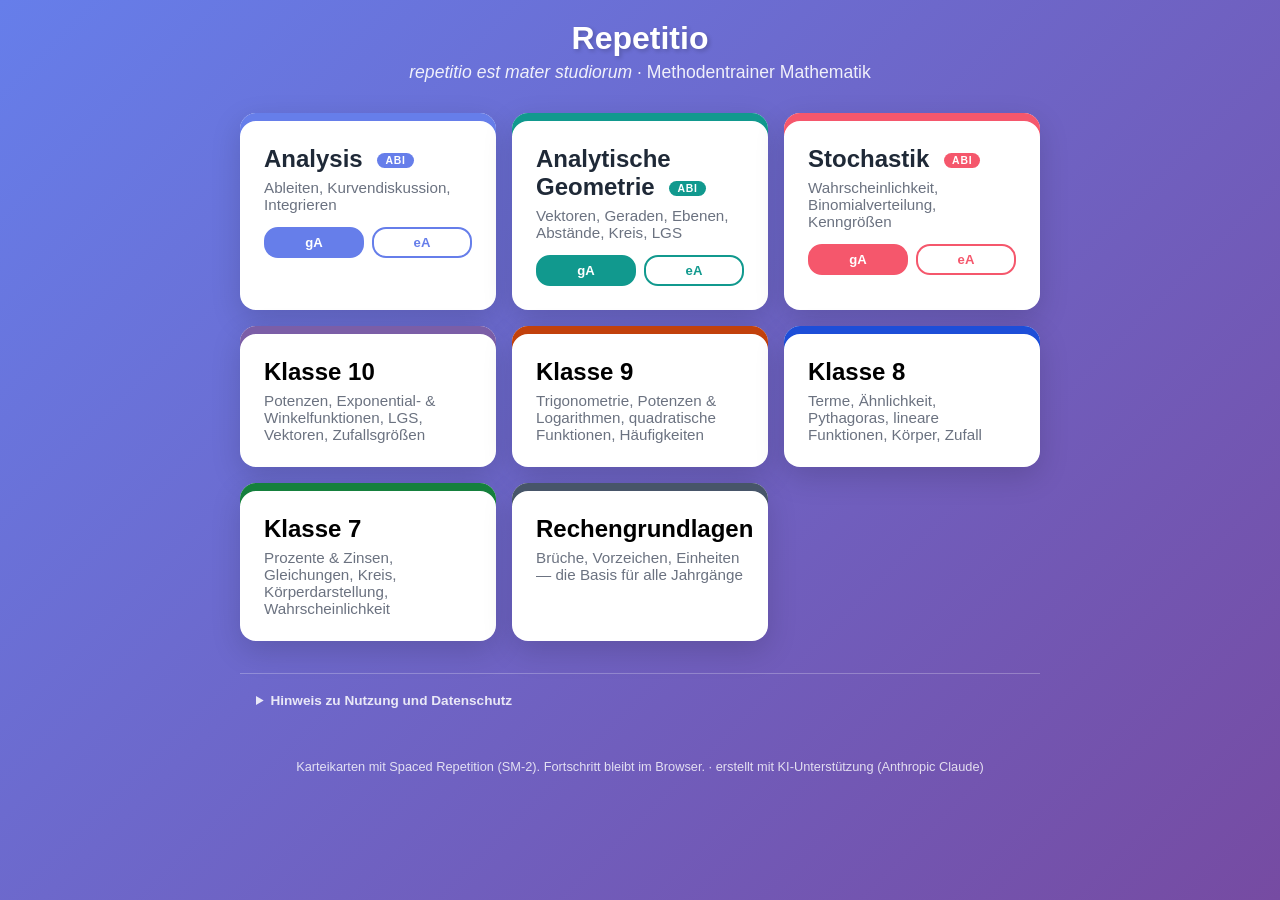
<file: index.html>
<!DOCTYPE html>
<html lang="de">
<head>
    <meta charset="UTF-8">
    <meta name="viewport" content="width=device-width, initial-scale=1.0">
    <title>Repetitio · Methodentrainer Mathematik</title>
    <link rel="stylesheet" href="repetitio.css">
</head>
<body>
    <div class="container">
        <header>
            <h1>Repetitio</h1>
            <p><em>repetitio est mater studiorum</em> · Methodentrainer Mathematik</p>
        </header>
        <div class="deck-grid">
            <div class="deck-card" data-deck="analysis">
                <a class="deck-link" href="trainer.html?deck=analysis&amp;niveau=ga"><h2>Analysis <span class="deck-tag">Abi</span></h2><p>Ableiten, Kurvendiskussion, Integrieren</p></a>
                <div class="deck-niveau" role="group" aria-label="Anforderungsniveau Analysis">
                    <a data-niveau="ga" href="trainer.html?deck=analysis&amp;niveau=ga" title="grundlegendes Anforderungsniveau (Grundkurs)" aria-label="grundlegendes Anforderungsniveau">gA</a>
                    <a data-niveau="ea" href="trainer.html?deck=analysis&amp;niveau=ea" title="erhöhtes Anforderungsniveau (Leistungskurs)" aria-label="erhöhtes Anforderungsniveau">eA</a>
                </div>
            </div>
            <div class="deck-card" data-deck="geometrie" style="--accent-ink:#11998e">
                <a class="deck-link" href="trainer.html?deck=geometrie&amp;niveau=ga"><h2>Analytische Geometrie <span class="deck-tag">Abi</span></h2><p>Vektoren, Geraden, Ebenen, Abstände, Kreis, LGS</p></a>
                <div class="deck-niveau" role="group" aria-label="Anforderungsniveau Analytische Geometrie">
                    <a data-niveau="ga" href="trainer.html?deck=geometrie&amp;niveau=ga" title="grundlegendes Anforderungsniveau (Grundkurs)" aria-label="grundlegendes Anforderungsniveau">gA</a>
                    <a data-niveau="ea" href="trainer.html?deck=geometrie&amp;niveau=ea" title="erhöhtes Anforderungsniveau (Leistungskurs)" aria-label="erhöhtes Anforderungsniveau">eA</a>
                </div>
            </div>
            <div class="deck-card" data-deck="stochastik" style="--accent-ink:#f5576c">
                <a class="deck-link" href="trainer.html?deck=stochastik&amp;niveau=ga"><h2>Stochastik <span class="deck-tag">Abi</span></h2><p>Wahrscheinlichkeit, Binomialverteilung, Kenngrößen</p></a>
                <div class="deck-niveau" role="group" aria-label="Anforderungsniveau Stochastik">
                    <a data-niveau="ga" href="trainer.html?deck=stochastik&amp;niveau=ga" title="grundlegendes Anforderungsniveau (Grundkurs)" aria-label="grundlegendes Anforderungsniveau">gA</a>
                    <a data-niveau="ea" href="trainer.html?deck=stochastik&amp;niveau=ea" title="erhöhtes Anforderungsniveau (Leistungskurs)" aria-label="erhöhtes Anforderungsniveau">eA</a>
                </div>
            </div>
            <a class="deck-card deck-link" data-deck="klasse10" href="trainer.html?deck=klasse10" style="--accent-ink:#7b5ea7"><h2>Klasse 10</h2><p>Potenzen, Exponential- &amp; Winkelfunktionen, LGS, Vektoren, Zufallsgrößen</p></a>
            <a class="deck-card deck-link" data-deck="klasse9" href="trainer.html?deck=klasse9" style="--accent-ink:#c2410c"><h2>Klasse 9</h2><p>Trigonometrie, Potenzen &amp; Logarithmen, quadratische Funktionen, Häufigkeiten</p></a>
            <a class="deck-card deck-link" data-deck="klasse8" href="trainer.html?deck=klasse8" style="--accent-ink:#1d4ed8"><h2>Klasse 8</h2><p>Terme, Ähnlichkeit, Pythagoras, lineare Funktionen, Körper, Zufall</p></a>
            <a class="deck-card deck-link" data-deck="klasse7" href="trainer.html?deck=klasse7" style="--accent-ink:#15803d"><h2>Klasse 7</h2><p>Prozente &amp; Zinsen, Gleichungen, Kreis, Körperdarstellung, Wahrscheinlichkeit</p></a>
            <a class="deck-card deck-link" data-deck="grundlagen" href="trainer.html?deck=grundlagen" style="--accent-ink:#475569"><h2>Rechengrundlagen</h2><p>Brüche, Vorzeichen, Einheiten — die Basis für alle Jahrgänge</p></a>
        </div>
        <details class="hinweis">
            <summary>Hinweis zu Nutzung und Datenschutz</summary>
            <p><strong>Privater Charakter.</strong> Diese Seite ist ein privates Lern-Werkzeug, ausgelegt für die Weitergabe im persönlichen und schulischen Umfeld. Es ist kein öffentliches Angebot, es gibt keine Gewinnabsicht und keinen Support.</p>
            <p><strong>Was gespeichert wird.</strong> Dein Lernfortschritt und deine Niveau-Wahl werden ausschließlich in deinem Browser (localStorage) auf deinem Gerät abgelegt. Es wird <em>nichts</em> an einen Server gesendet. Du kannst die Daten jederzeit löschen („Fortschritt zurücksetzen" oder Browser-Einstellungen → Website-Daten).</p>
            <p><strong>Externe Inhalte.</strong> Keine. Die Formeldarstellung (KaTeX) ist Teil dieser Seite; es werden keine Inhalte von fremden Servern nachgeladen und keine Daten an Dritte übertragen.</p>
            <p><strong>Weitergabe.</strong> Wer den Link weitergibt, trägt dafür selbst Verantwortung. Eine öffentliche Verbreitung (Social Media, Suchmaschinen, Aushänge) ist ausdrücklich nicht vorgesehen.</p>
        </details>
        <footer>Karteikarten mit Spaced Repetition (SM-2). Fortschritt bleibt im Browser. · erstellt mit KI-Unterstützung (Anthropic Claude)</footer>
    </div>
    <script>
        // localStorage kann im Private-Mode werfen -> Fallback "ga"
        function readNiveau() {
            try { return localStorage.getItem("repetitio:niveau") || "ga"; } catch (e) { return "ga"; }
        }
        let niveau = readNiveau();
        // Nur die Abitur-Decks haben eA-Karten; ihre Kacheln tragen die Niveau-Wahl selbst.
        function apply() {
            document.querySelectorAll(".deck-niveau").forEach(g => {
                const deck = g.closest(".deck-card").dataset.deck;
                g.querySelectorAll("a").forEach(a => {
                    a.setAttribute("aria-pressed", a.dataset.niveau === niveau);
                });
                const haupt = g.closest(".deck-card").querySelector(".deck-link");
                haupt.href = `trainer.html?deck=${deck}&niveau=${niveau}`;
            });
        }
        document.querySelectorAll(".deck-niveau a").forEach(a => a.addEventListener("click", () => {
            try { localStorage.setItem("repetitio:niveau", a.dataset.niveau); } catch (e) { /* Private-Mode: nur diese Sitzung */ }
        }));
        apply();
    </script>
</body>
</html>
</file>
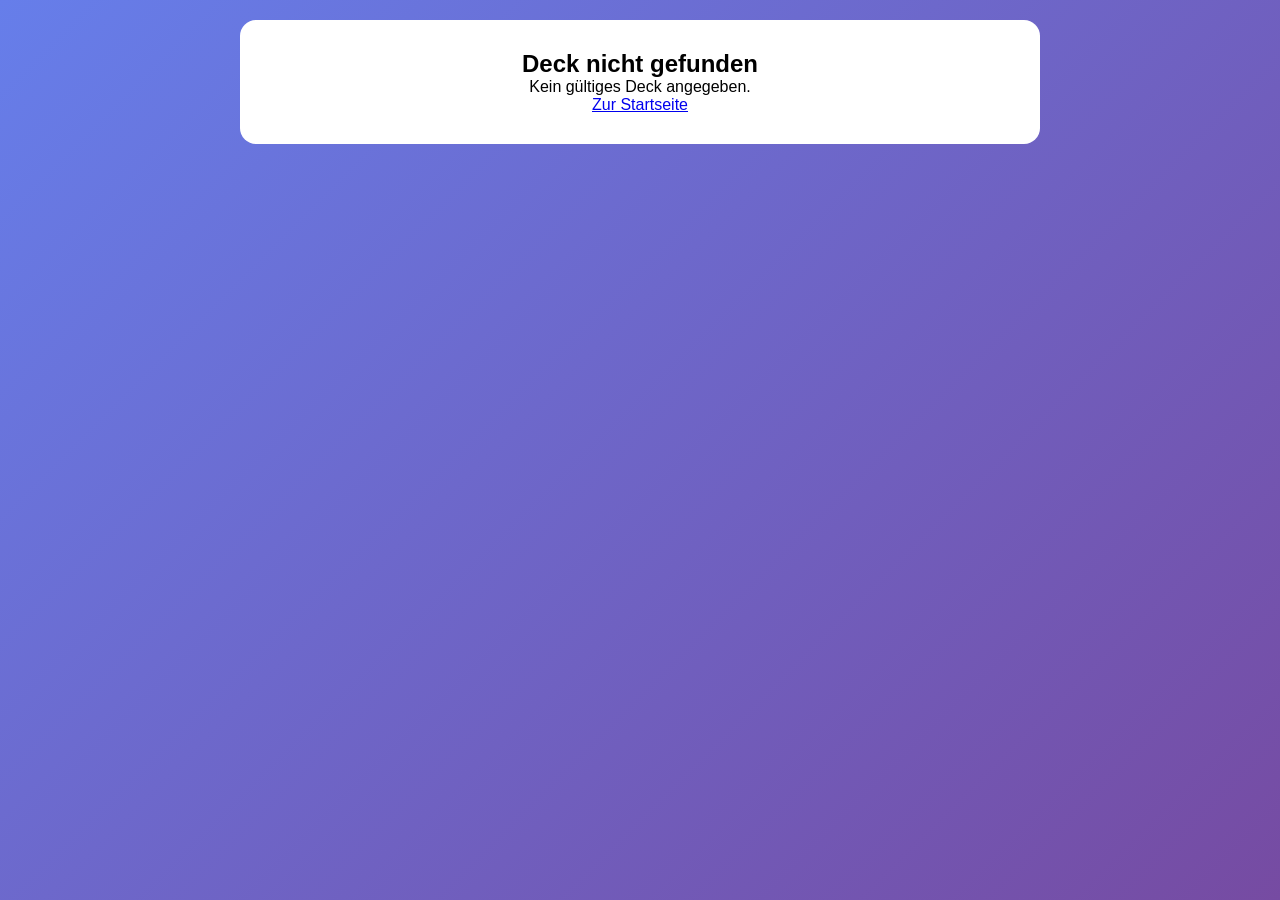
<file: trainer.html>
<!DOCTYPE html>
<html lang="de">
<head>
    <meta charset="UTF-8">
    <meta name="viewport" content="width=device-width, initial-scale=1.0">
    <title>Repetitio</title>
    <link rel="stylesheet" href="vendor/katex/katex.min.css">
    <link rel="stylesheet" href="repetitio.css">
    <script src="vendor/katex/katex.min.js"></script>
    <script src="vendor/katex/contrib/auto-render.min.js"></script>
</head>
<body>
    <div class="container">
        <header>
            <h1 id="deckTitle">Repetitio</h1>
            <p id="deckSubtitle"></p>
        </header>

        <div class="niveau-switch" id="niveauSwitch" role="group" aria-label="Anforderungsniveau">
            <button data-niveau="ga" aria-pressed="false">gA · Grundkurs</button>
            <button data-niveau="ea" aria-pressed="false">eA · Leistungskurs</button>
        </div>

        <div class="category-tabs" id="categoryTabs"></div>

        <div style="text-align: center;">
            <button class="shuffle-btn" onclick="shuffleCards()">🔀 Mischen</button>
            <button class="reset-btn" onclick="resetProgress()">Fortschritt zurücksetzen</button>
        </div>

        <div class="progress-bar"><div class="progress-fill" id="progressFill">0%</div></div>

        <div class="card-container">
            <div class="card" id="flashcard">
                <div class="card-front">
                    <div class="card-category" id="cardCategory"></div>
                    <div class="card-question" id="cardQuestion"></div>
                </div>
                <div class="card-back">
                    <div class="card-category" id="cardCategoryBack"></div>
                    <div class="card-answer" id="cardAnswer"></div>
                </div>
            </div>
        </div>

        <div class="controls">
            <button class="btn btn-nav" id="prevBtn" onclick="prevCard()">← Zurück</button>
            <button class="btn btn-flip" id="flipBtn" onclick="flipCard()">Aufdecken</button>
            <button class="btn btn-nav" id="nextBtn" onclick="nextCard()">Weiter →</button>
        </div>

        <div class="rating-buttons" id="ratingButtons">
            <button class="btn btn-again" onclick="rateCard(1)">Nochmal</button>
            <button class="btn btn-hard" onclick="rateCard(3)">Schwer</button>
            <button class="btn btn-good" onclick="rateCard(4)">Gut</button>
            <button class="btn btn-easy" onclick="rateCard(5)">Leicht</button>
        </div>
        <div class="next-review" id="nextReview"></div>
        <div class="card-counter" id="cardCounter"></div>

        <div class="stats">
            <div class="stat"><div class="stat-value" id="knownCount">0</div><div class="stat-label">Gewusst</div></div>
            <div class="stat"><div class="stat-value" id="unknownCount">0</div><div class="stat-label">Üben</div></div>
            <div class="stat"><div class="stat-value" id="remainingCount">0</div><div class="stat-label">Offen</div></div>
        </div>

        <nav class="nav-links"><a href="index.html">← Alle Decks</a></nav>
        <footer>Repetitio · <a href="index.html">Startseite</a> · erstellt mit KI-Unterstützung (Anthropic Claude)</footer>
    </div>
    <script src="repetitio-engine.js"></script>
</body>
</html>
</file>
<file: repetitio.css>
:root, body[data-deck="analysis"] {
    --accent: #667eea; --accent2: #764ba2; --accent-ink: #667eea;
    --accent-soft: rgba(102,126,234,0.05); --accent-shadow: rgba(102,126,234,0.4);
    --back1: #f0fdf4; --back2: #dcfce7; --back-heading: #166534;
}
body[data-deck="geometrie"] {
    --accent: #11998e; --accent2: #38ef7d; --accent-ink: #11998e;
    --accent-soft: rgba(17,153,142,0.05); --accent-shadow: rgba(17,153,142,0.4);
}
body[data-deck="stochastik"] {
    --accent: #f093fb; --accent2: #f5576c; --accent-ink: #f5576c;
    --accent-soft: rgba(245,87,108,0.05); --accent-shadow: rgba(240,147,251,0.4);
    --back1: #fdf2f8; --back2: #fce7f3; --back-heading: #be185d;
}
* {
    margin: 0;
    padding: 0;
    box-sizing: border-box;
}

body {
    font-family: 'Segoe UI', Tahoma, Geneva, Verdana, sans-serif;
    background: linear-gradient(135deg, var(--accent) 0%, var(--accent2) 100%);
    min-height: 100vh;
    padding: 20px;
}

.container {
    max-width: 800px;
    margin: 0 auto;
}

header {
    text-align: center;
    color: white;
    margin-bottom: 30px;
}

header h1 {
    font-size: 2rem;
    margin-bottom: 5px;
    text-shadow: 2px 2px 4px rgba(0,0,0,0.2);
}

header p {
    font-size: 1.1rem;
    opacity: 0.9;
}

.category-tabs {
    display: flex;
    flex-wrap: wrap;
    gap: 8px;
    margin-bottom: 20px;
    justify-content: center;
}

.category-tab {
    padding: 8px 16px;
    background: rgba(255,255,255,0.2);
    border: none;
    border-radius: 20px;
    color: white;
    cursor: pointer;
    font-size: 0.9rem;
    transition: all 0.3s;
}

.category-tab:hover {
    background: rgba(255,255,255,0.3);
}

.category-tab.active {
    background: white;
    color: var(--accent-ink);
    font-weight: bold;
}

.progress-bar {
    background: rgba(255,255,255,0.3);
    border-radius: 10px;
    height: 20px;
    margin-bottom: 20px;
    overflow: hidden;
}

.progress-fill {
    height: 100%;
    background: linear-gradient(90deg, #4ade80, #22c55e);
    border-radius: 10px;
    transition: width 0.5s ease;
    min-width: 2.5em;
    display: flex;
    align-items: center;
    justify-content: center;
    color: white;
    font-size: 0.75rem;
    font-weight: bold;
}

.card-container {
    perspective: 1000px;
    margin-bottom: 20px;
}

.card {
    cursor: pointer;
    background: white;
    border-radius: 20px;
    box-shadow: 0 10px 40px rgba(0,0,0,0.2);
    min-height: 350px;
    position: relative;
    transition: transform 0.6s;
    transform-style: preserve-3d;
    /* Grid-Stacking: die sichtbare Seite liegt im Fluss und bestimmt die
       Kartenhöhe; die verdeckte Seite wird absolut in die Kartenbox geklemmt
       (overflow hidden), damit sie weder das Dokument verlängert noch die
       Steuerleiste darunter überlagert. minmax(0,1fr): lange Formeln dürfen
       das Grid nicht über die Viewportbreite hinausdrücken. */
    display: grid;
    grid-template-columns: minmax(0, 1fr);
}

.card.flipped {
    transform: rotateY(180deg);
}

.card-front, .card-back {
    grid-area: 1 / 1;
    min-width: 0;
    width: 100%;
    min-height: 350px;
    backface-visibility: hidden;
    border-radius: 20px;
    padding: 30px;
    display: flex;
    flex-direction: column;
}

.card-front {
    position: static;
    background: linear-gradient(145deg, #ffffff, #f0f0f0);
}

.card-back {
    position: absolute;
    inset: 0;
    overflow: hidden;
    background: linear-gradient(145deg, var(--back1), var(--back2));
    transform: rotateY(180deg);
}

.card.flipped .card-front { position: absolute; inset: 0; overflow: hidden; }
.card.flipped .card-back { position: static; overflow: visible; }

.card-category {
    font-size: 0.8rem;
    color: var(--accent-ink);
    text-transform: uppercase;
    letter-spacing: 1px;
    margin-bottom: 15px;
}

.card-question {
    font-size: 1.4rem;
    color: #1f2937;
    flex-grow: 1;
    display: flex;
    align-items: center;
    justify-content: center;
    text-align: center;
    line-height: 1.5;
}
.card-question > span { display: block; max-width: 100%; }

.card-answer {
    flex-grow: 1;
}

.card-answer h4 {
    color: var(--back-heading);
    margin-bottom: 15px;
    font-size: 1.1rem;
}

.card-answer ol, .card-answer ul {
    margin-left: 20px;
    color: #374151;
    line-height: 1.8;
    /* Ohne Abstand klebt ein folgender Absatz am letzten Listenpunkt. */
    margin-bottom: 12px;
}

.card-answer p {
    color: #374151;
    line-height: 1.8;
    margin-bottom: 10px;
}

.formula-box {
    background: #fef3c7;
    border-left: 4px solid #f59e0b;
    padding: 15px;
    border-radius: 0 10px 10px 0;
    margin: 15px 0;
    font-size: 1.2rem;
    text-align: center;
    overflow-x: auto;
}
.card-answer .katex-display { overflow-x: auto; overflow-y: hidden; }

details.example {
    margin-top: 15px;
    margin-bottom: 15px;
    background: #f8fafc;
    border-radius: 10px;
    border: 1px solid #e2e8f0;
    overflow: hidden;
}

details.example summary {
    padding: 12px 15px;
    cursor: pointer;
    color: var(--accent-ink);
    font-weight: 600;
    list-style: none;
    transition: background 0.2s;
}

details.example summary:hover {
    background: var(--accent-soft);
}

details.example summary::-webkit-details-marker {
    display: none;
}

details.example summary::before {
    content: "▶ ";
    font-size: 0.8rem;
    display: inline-block;
    transition: transform 0.2s;
}

details.example[open] summary::before {
    transform: rotate(90deg);
}

.example-content {
    padding: 0 15px 15px 15px;
    color: #4b5563;
    line-height: 1.7;
    font-size: 0.95rem;
    animation: slideDown 0.3s ease-out;
}

@keyframes slideDown {
    from {
        opacity: 0;
        transform: translateY(-10px);
    }
    to {
        opacity: 1;
        transform: translateY(0);
    }
}

.controls {
    display: flex;
    gap: 10px;
    justify-content: center;
    flex-wrap: wrap;
    position: relative;
    z-index: 10;
}

.btn {
    padding: 12px 24px;
    border: none;
    border-radius: 10px;
    font-size: 1rem;
    cursor: pointer;
    transition: all 0.3s;
    font-weight: 600;
}

.btn-flip {
    background: linear-gradient(135deg, var(--accent), var(--accent2));
    color: white;
}

.btn-flip:hover {
    transform: scale(1.05);
    box-shadow: 0 5px 20px var(--accent-shadow);
}

.btn-nav {
    background: white;
    color: var(--accent-ink);
    border: 2px solid var(--accent-ink);
}

.btn-nav:hover {
    background: var(--accent-ink);
    color: white;
}

.btn-nav:disabled {
    opacity: 0.5;
    cursor: not-allowed;
}

.btn-known {
    background: #22c55e;
    color: white;
}

.btn-known:hover {
    background: #16a34a;
}

.btn-again {
    background: #ef4444;
    color: white;
}

.btn-again:hover {
    background: #dc2626;
}

.btn-hard {
    background: #f97316;
    color: white;
}

.btn-hard:hover {
    background: #ea580c;
}

.btn-good {
    background: #22c55e;
    color: white;
}

.btn-good:hover {
    background: #16a34a;
}

.btn-easy {
    background: #3b82f6;
    color: white;
}

.btn-easy:hover {
    background: #2563eb;
}

.rating-buttons {
    display: none;
    gap: 8px;
    justify-content: center;
    margin-top: 15px;
    flex-wrap: wrap;
}

.rating-buttons.visible {
    display: flex;
}

.rating-buttons .btn {
    padding: 10px 16px;
    font-size: 0.9rem;
}

.next-review {
    text-align: center;
    color: rgba(255,255,255,0.8);
    font-size: 0.85rem;
    margin-top: 10px;
    min-height: 20px;
}

.card-counter {
    text-align: center;
    color: white;
    margin-top: 15px;
    font-size: 1rem;
}

.stats {
    display: flex;
    justify-content: center;
    gap: 30px;
    margin-top: 20px;
    color: white;
}

.stat {
    text-align: center;
}

.stat-value {
    font-size: 1.5rem;
    font-weight: bold;
}

.stat-label {
    font-size: 0.8rem;
    opacity: 0.8;
}

.shuffle-btn {
    background: rgba(255,255,255,0.2);
    color: white;
    border: 1px solid rgba(255,255,255,0.3);
    padding: 8px 16px;
    border-radius: 20px;
    cursor: pointer;
    font-size: 0.9rem;
    margin-bottom: 15px;
}

.shuffle-btn:hover {
    background: rgba(255,255,255,0.3);
}

.reset-btn {
    background: rgba(255,255,255,0.1);
    color: white;
    border: 1px solid rgba(255,255,255,0.2);
    padding: 6px 12px;
    border-radius: 15px;
    cursor: pointer;
    font-size: 0.8rem;
    margin-left: 10px;
}

.nav-links {
    display: flex;
    justify-content: center;
    gap: 20px;
    margin-top: 30px;
}

.nav-links a {
    color: white;
    text-decoration: none;
    padding: 10px 20px;
    background: rgba(255,255,255,0.2);
    border-radius: 10px;
    transition: all 0.3s;
}

.nav-links a:hover {
    background: rgba(255,255,255,0.3);
}

@media (max-width: 600px) {
    header h1 {
        font-size: 1.5rem;
    }

    .card-question {
        font-size: 1.2rem;
    }

    .card-front, .card-back {
        padding: 20px;
    }

    .btn {
        padding: 12px 20px;
        font-size: 0.9rem;
        min-height: 44px;
    }

    .category-tab {
        padding: 8px 14px;
        font-size: 0.8rem;
        min-height: 44px;
    }

    .controls {
        gap: 8px;
    }

    .rating-buttons {
        flex-wrap: wrap;
    }

    .card-answer .katex { font-size: 1.05em; }
    .formula-box { font-size: 1rem; padding: 12px 10px; }
    /* Zu breite Display-Formeln verkleinert repetitio-engine.js (passeFormelnAn) - kein Umbruch
       mitten in Klammern wie frueher mit white-space: normal. */
}
/* Niveau */
.niveau-switch { display:flex; justify-content:center; gap:6px; margin-bottom:14px; }
/* display:flex wuerde das hidden-Attribut aushebeln -> ausdruecklich ausblenden */
.niveau-switch[hidden] { display:none; }
.niveau-switch button { padding:6px 14px; border-radius:16px; border:2px solid rgba(255,255,255,0.7); background:transparent; color:white; cursor:pointer; font-weight:600; }
.niveau-switch button[aria-pressed="true"] { background:white; color:var(--accent-ink); }
.badge-ea { display:inline-block; margin-left:8px; padding:2px 8px; border-radius:10px; background:var(--accent-ink); color:white; font-size:0.7rem; font-weight:700; vertical-align:middle; }
.badge-zusatz { display:inline-block; margin-left:8px; padding:1px 7px; border-radius:10px; border:1.5px dashed #6b7280; color:#4b5563; font-size:0.7rem; font-weight:700; vertical-align:middle; }
.hinweis-zusatz { margin:0 0 10px; padding:6px 10px; border-left:3px dashed #6b7280; color:#4b5563; font-size:0.85rem; }
/* Startseite */
.deck-grid { display:grid; grid-template-columns:repeat(auto-fit,minmax(220px,1fr)); gap:16px; }
.deck-card { display:block; background:white; border-radius:16px; padding:24px; text-decoration:none; color:#1f2937; box-shadow:0 10px 30px rgba(0,0,0,0.15), inset 0 8px 0 var(--accent-ink); padding-top:32px; transition:transform .2s; }
.deck-card:hover { transform:translateY(-4px); }
/* Abitur-Kacheln: Hauptbereich als Link, darunter die Niveau-Wahl der Kachel. */
.deck-link { display:block; text-decoration:none; color:inherit; }
.deck-niveau { display:flex; flex-wrap:wrap; gap:8px; margin-top:14px; }
.deck-niveau a { flex:1 1 0; text-align:center; padding:6px 10px; border-radius:14px;
    border:2px solid var(--accent-ink); color:var(--accent-ink); background:transparent;
    text-decoration:none; font-weight:600; font-size:0.82rem; white-space:nowrap; }
.deck-niveau a[aria-pressed="true"] { background:var(--accent-ink); color:white; }
.deck-niveau a:hover { filter:brightness(1.15); }
.deck-card h2 { margin-bottom:6px; }
/* Kennzeichnung der Abitur-Decks, damit die Klassenstufen-Decks unterscheidbar bleiben */
.deck-tag { display:inline-block; vertical-align:middle; margin-left:8px; padding:2px 8px; border-radius:10px; background:var(--accent-ink); color:white; font-size:0.65rem; font-weight:700; letter-spacing:0.08em; text-transform:uppercase; }
.deck-card p { color:#6b7280; font-size:0.95rem; }
.error-box { background:white; border-radius:16px; padding:30px; text-align:center; }
footer { text-align:center; color:rgba(255,255,255,0.8); font-size:0.8rem; margin-top:30px; }
footer a { color:white; }
/* Tabellen in Antworten */
.card-answer table { border-collapse: collapse; margin: 10px auto; table-layout: fixed; width: 100%; max-width: 100%; }
.card-answer td, .card-answer th { hyphens: auto; overflow-wrap: anywhere; }
.card-answer td, .card-answer th { border: 1px solid #ccc; padding: 4px 8px; text-align: center; }
/* Nutzungs-/Datenschutzhinweis (Startseite) */
details.hinweis { margin-top:2rem; padding:0.75rem 1rem; border-top:1px solid rgba(255,255,255,0.25); font-size:0.85rem; color:rgba(255,255,255,0.85); line-height:1.5; }
details.hinweis summary { cursor:pointer; font-weight:600; padding:0.4em 0; }
details.hinweis p { margin:0.5em 0; }
details.hinweis strong { color:white; }
</file>
